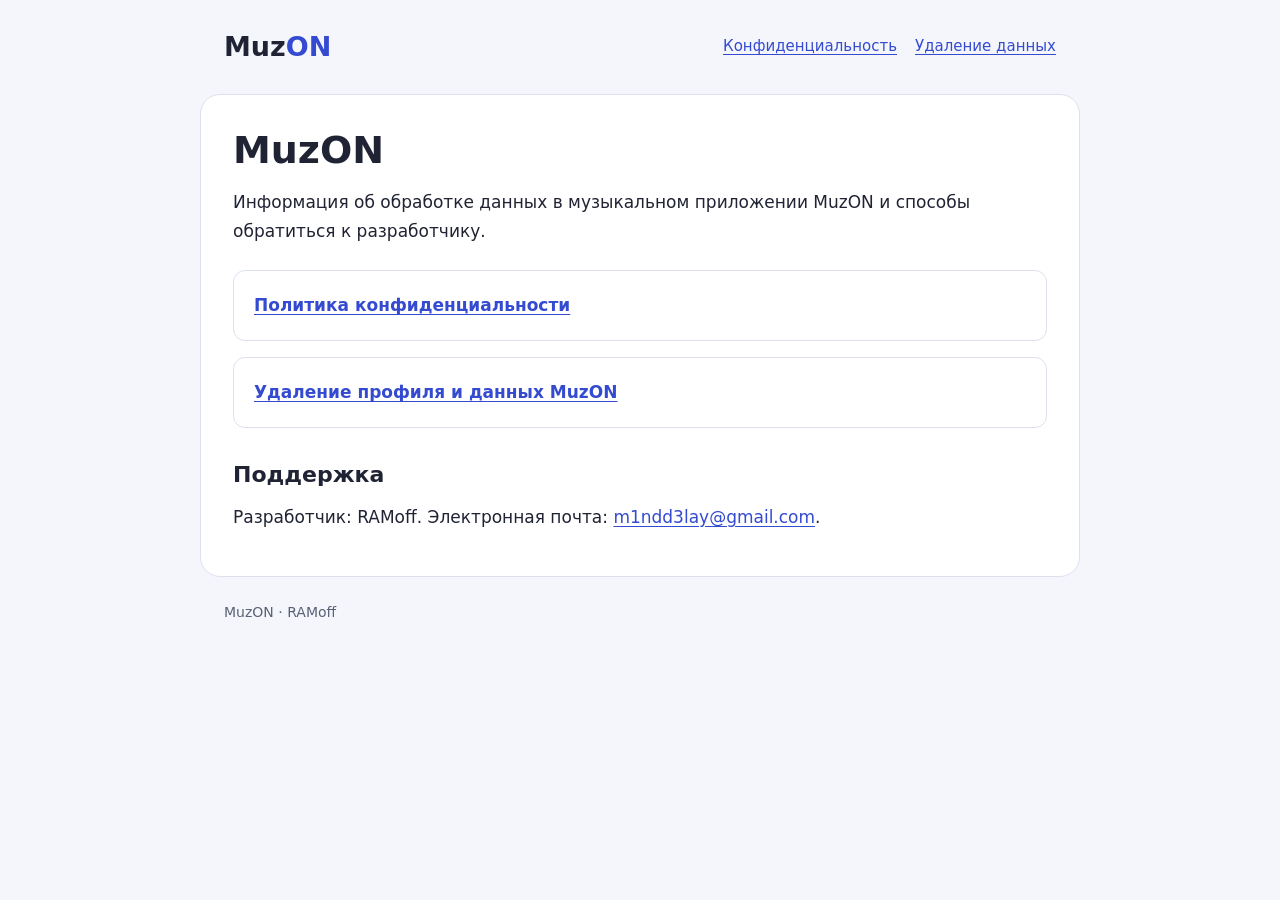
<file: index.html>
<!doctype html>
<html lang="ru">
<head>
  <meta charset="utf-8">
  <meta name="viewport" content="width=device-width, initial-scale=1">
  <meta name="referrer" content="no-referrer">
  <title>MuzON — конфиденциальность и поддержка</title>
  <meta name="description" content="Политика конфиденциальности MuzON, запрос удаления данных и контакты поддержки.">
  <link rel="stylesheet" href="styles.css">
</head>
<body>
  <header><a class="brand" href="index.html">Muz<span>ON</span></a><nav aria-label="Документы"><a href="privacy-policy.html">Конфиденциальность</a><a href="delete-account.html">Удаление данных</a></nav></header>
  <main>
    <h1>MuzON</h1>
    <p>Информация об обработке данных в музыкальном приложении MuzON и способы обратиться к разработчику.</p>
    <div class="cards">
      <a href="privacy-policy.html">Политика конфиденциальности</a>
      <a href="delete-account.html">Удаление профиля и данных MuzON</a>
    </div>
    <h2>Поддержка</h2>
    <p>Разработчик: RAMoff. Электронная почта: <a href="mailto:m1ndd3lay@gmail.com">m1ndd3lay@gmail.com</a>.</p>
  </main>
  <footer>MuzON · RAMoff</footer>
</body>
</html>
</file>
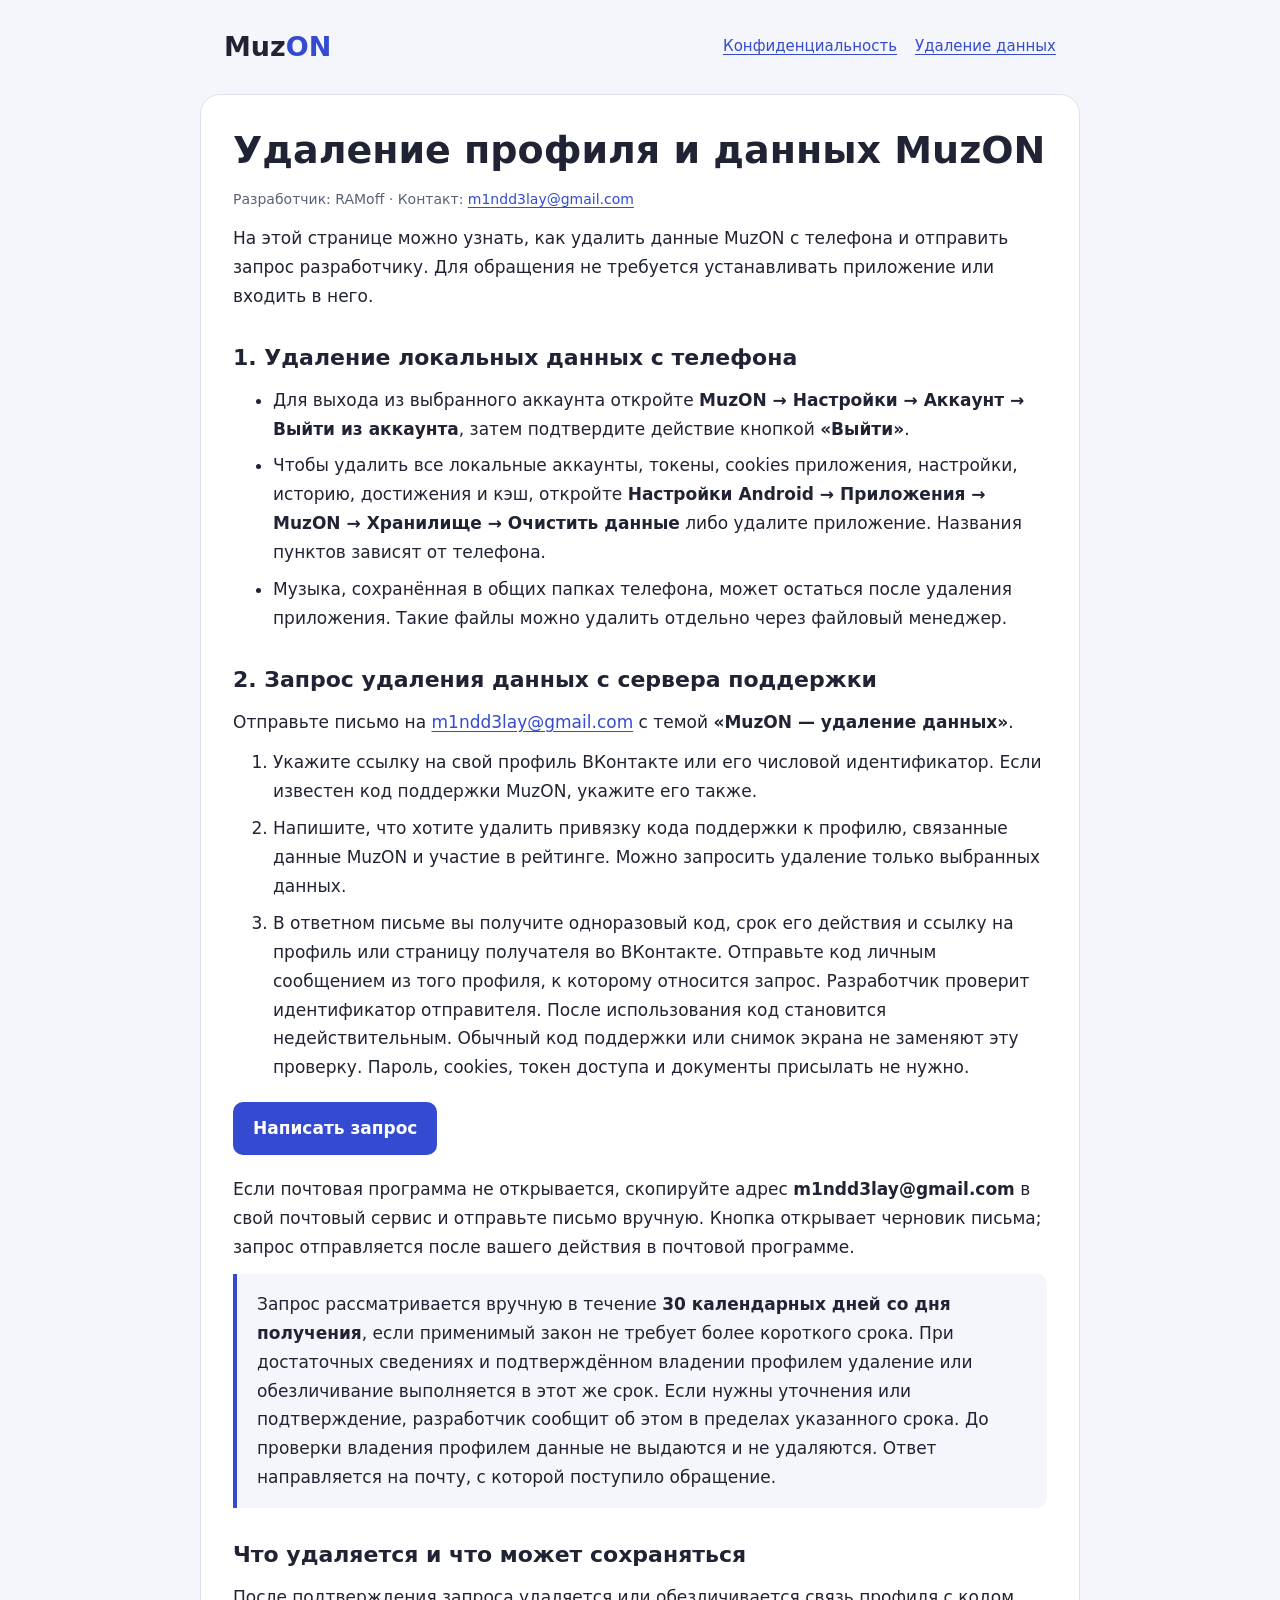
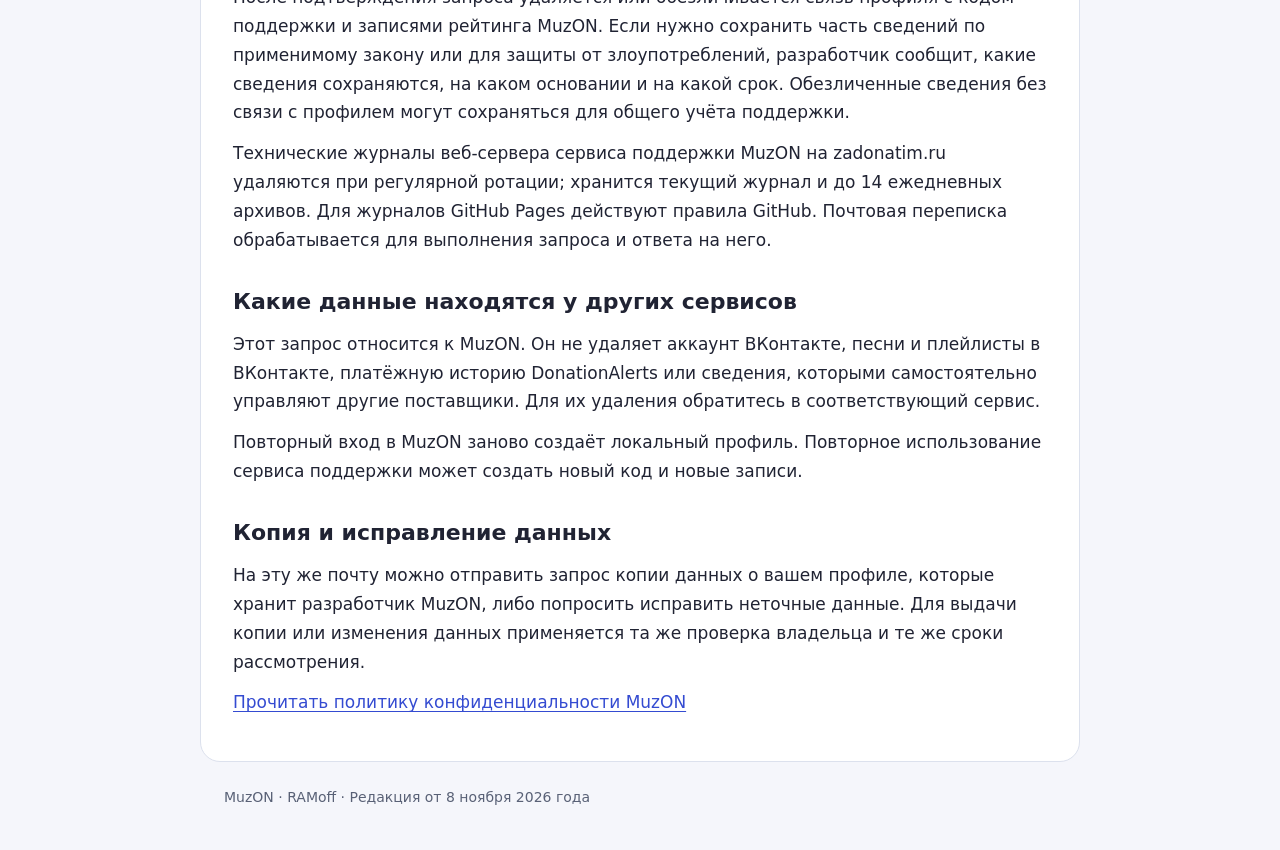
<file: delete-account.html>
<!doctype html>
<html lang="ru">
<head>
  <meta charset="utf-8">
  <meta name="viewport" content="width=device-width, initial-scale=1">
  <meta name="referrer" content="no-referrer">
  <title>MuzON — удаление профиля и данных</title>
  <meta name="description" content="Как удалить локальные данные MuzON и запросить удаление данных сервиса поддержки автора.">
  <link rel="stylesheet" href="styles.css">
</head>
<body>
  <header><a class="brand" href="index.html">Muz<span>ON</span></a><nav aria-label="Документы"><a href="privacy-policy.html">Конфиденциальность</a><a href="delete-account.html" aria-current="page">Удаление данных</a></nav></header>
  <main>
    <h1>Удаление профиля и данных MuzON</h1>
    <p class="meta">Разработчик: RAMoff · Контакт: <a href="mailto:m1ndd3lay@gmail.com">m1ndd3lay@gmail.com</a></p>
    <p>На этой странице можно узнать, как удалить данные MuzON с телефона и отправить запрос разработчику. Для обращения не требуется устанавливать приложение или входить в него.</p>

    <h2>1. Удаление локальных данных с телефона</h2>
    <ul>
      <li>Для выхода из выбранного аккаунта откройте <strong>MuzON → Настройки → Аккаунт → Выйти из аккаунта</strong>, затем подтвердите действие кнопкой <strong>«Выйти»</strong>.</li>
      <li>Чтобы удалить все локальные аккаунты, токены, cookies приложения, настройки, историю, достижения и кэш, откройте <strong>Настройки Android → Приложения → MuzON → Хранилище → Очистить данные</strong> либо удалите приложение. Названия пунктов зависят от телефона.</li>
      <li>Музыка, сохранённая в общих папках телефона, может остаться после удаления приложения. Такие файлы можно удалить отдельно через файловый менеджер.</li>
    </ul>

    <h2>2. Запрос удаления данных с сервера поддержки</h2>
    <p>Отправьте письмо на <a href="mailto:m1ndd3lay@gmail.com?subject=MuzON%20%E2%80%94%20%D1%83%D0%B4%D0%B0%D0%BB%D0%B5%D0%BD%D0%B8%D0%B5%20%D0%B4%D0%B0%D0%BD%D0%BD%D1%8B%D1%85">m1ndd3lay@gmail.com</a> с темой <strong>«MuzON — удаление данных»</strong>.</p>
    <ol>
      <li>Укажите ссылку на свой профиль ВКонтакте или его числовой идентификатор. Если известен код поддержки MuzON, укажите его также.</li>
      <li>Напишите, что хотите удалить привязку кода поддержки к профилю, связанные данные MuzON и участие в рейтинге. Можно запросить удаление только выбранных данных.</li>
      <li>В ответном письме вы получите одноразовый код, срок его действия и ссылку на профиль или страницу получателя во ВКонтакте. Отправьте код личным сообщением из того профиля, к которому относится запрос. Разработчик проверит идентификатор отправителя. После использования код становится недействительным. Обычный код поддержки или снимок экрана не заменяют эту проверку. Пароль, cookies, токен доступа и документы присылать не нужно.</li>
    </ol>
    <p><a class="button" href="mailto:m1ndd3lay@gmail.com?subject=MuzON%20%E2%80%94%20%D1%83%D0%B4%D0%B0%D0%BB%D0%B5%D0%BD%D0%B8%D0%B5%20%D0%B4%D0%B0%D0%BD%D0%BD%D1%8B%D1%85">Написать запрос</a></p>
    <p>Если почтовая программа не открывается, скопируйте адрес <strong>m1ndd3lay@gmail.com</strong> в свой почтовый сервис и отправьте письмо вручную. Кнопка открывает черновик письма; запрос отправляется после вашего действия в почтовой программе.</p>
    <p class="notice">Запрос рассматривается вручную в течение <strong>30 календарных дней со дня получения</strong>, если применимый закон не требует более короткого срока. При достаточных сведениях и подтверждённом владении профилем удаление или обезличивание выполняется в этот же срок. Если нужны уточнения или подтверждение, разработчик сообщит об этом в пределах указанного срока. До проверки владения профилем данные не выдаются и не удаляются. Ответ направляется на почту, с которой поступило обращение.</p>

    <h2>Что удаляется и что может сохраняться</h2>
    <p>После подтверждения запроса удаляется или обезличивается связь профиля с кодом поддержки и записями рейтинга MuzON. Если нужно сохранить часть сведений по применимому закону или для защиты от злоупотреблений, разработчик сообщит, какие сведения сохраняются, на каком основании и на какой срок. Обезличенные сведения без связи с профилем могут сохраняться для общего учёта поддержки.</p>
    <p>Технические журналы веб-сервера сервиса поддержки MuzON на zadonatim.ru удаляются при регулярной ротации; хранится текущий журнал и до 14 ежедневных архивов. Для журналов GitHub Pages действуют правила GitHub. Почтовая переписка обрабатывается для выполнения запроса и ответа на него.</p>

    <h2>Какие данные находятся у других сервисов</h2>
    <p>Этот запрос относится к MuzON. Он не удаляет аккаунт ВКонтакте, песни и плейлисты в ВКонтакте, платёжную историю DonationAlerts или сведения, которыми самостоятельно управляют другие поставщики. Для их удаления обратитесь в соответствующий сервис.</p>
    <p>Повторный вход в MuzON заново создаёт локальный профиль. Повторное использование сервиса поддержки может создать новый код и новые записи.</p>
    <h2>Копия и исправление данных</h2>
    <p>На эту же почту можно отправить запрос копии данных о вашем профиле, которые хранит разработчик MuzON, либо попросить исправить неточные данные. Для выдачи копии или изменения данных применяется та же проверка владельца и те же сроки рассмотрения.</p>
    <p><a href="privacy-policy.html">Прочитать политику конфиденциальности MuzON</a></p>
  </main>
  <footer>MuzON · RAMoff · Редакция от 8 ноября 2026 года</footer>
</body>
</html>
</file>
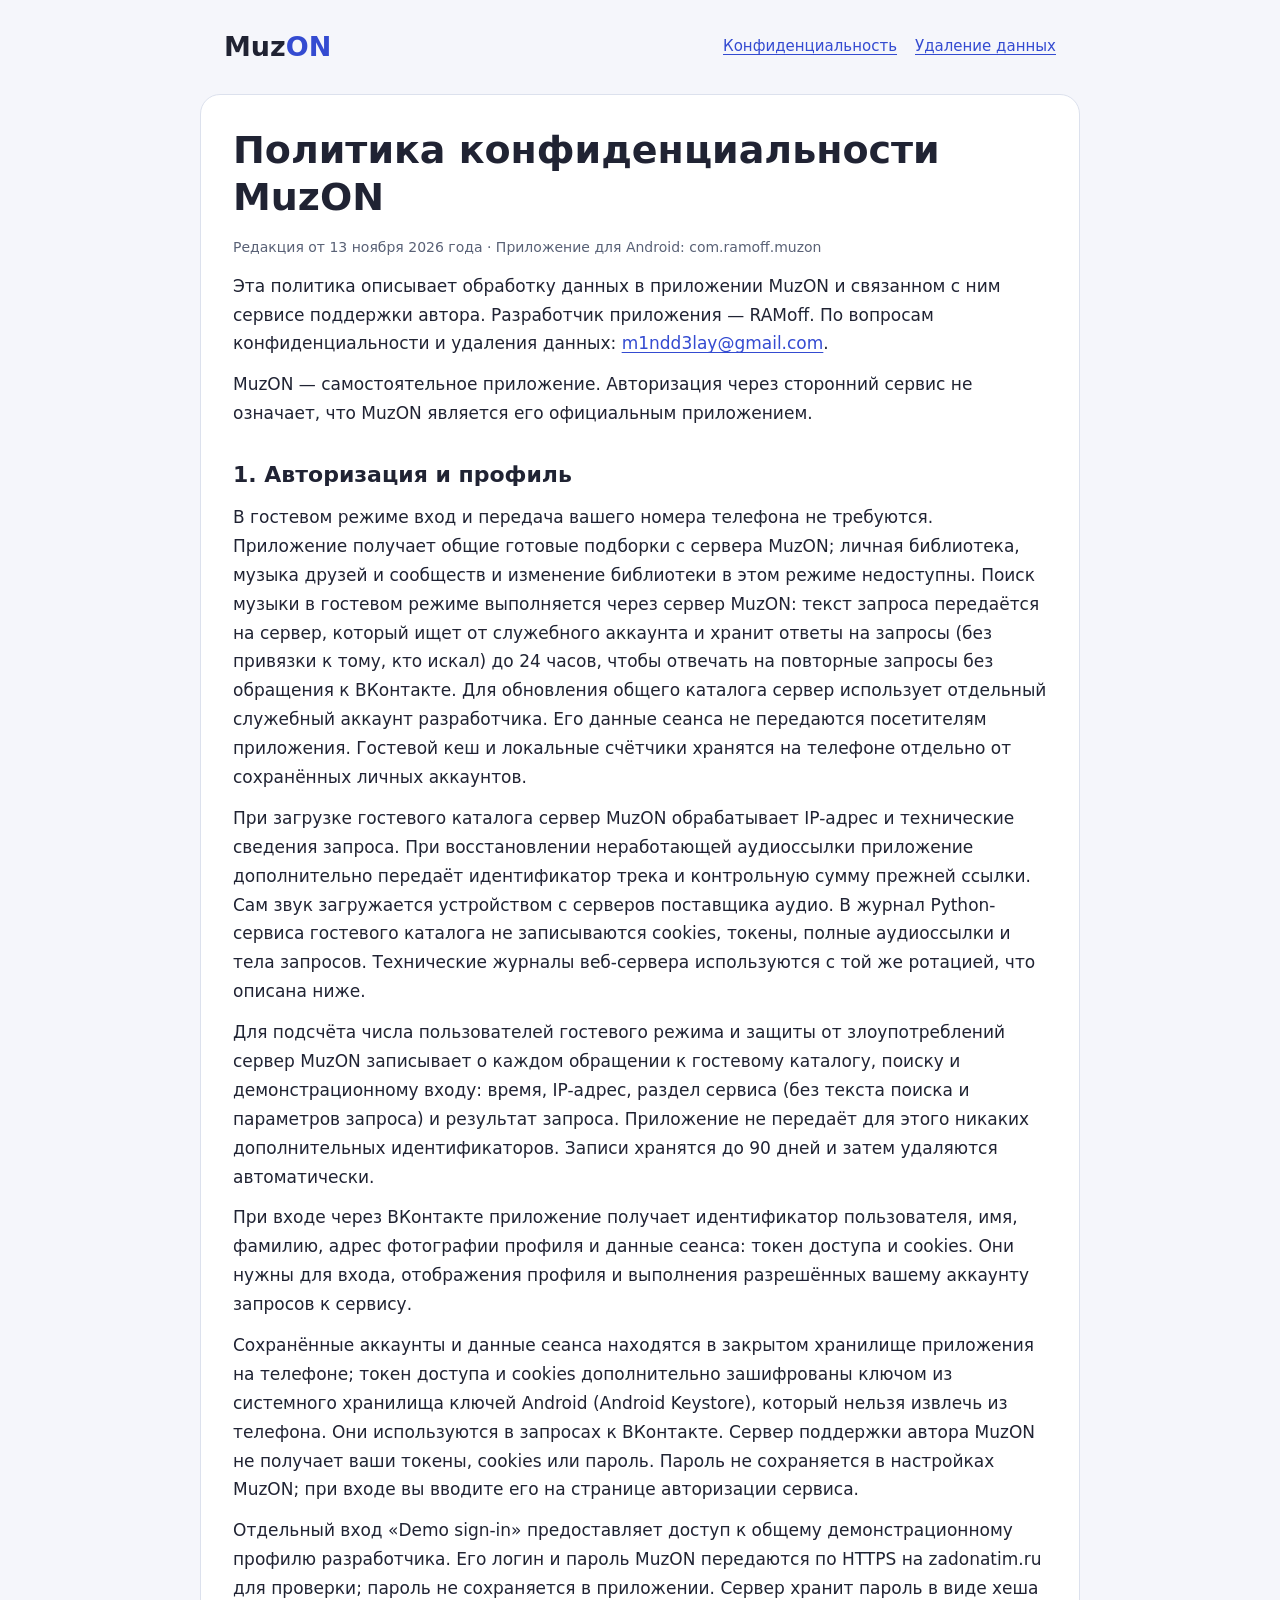
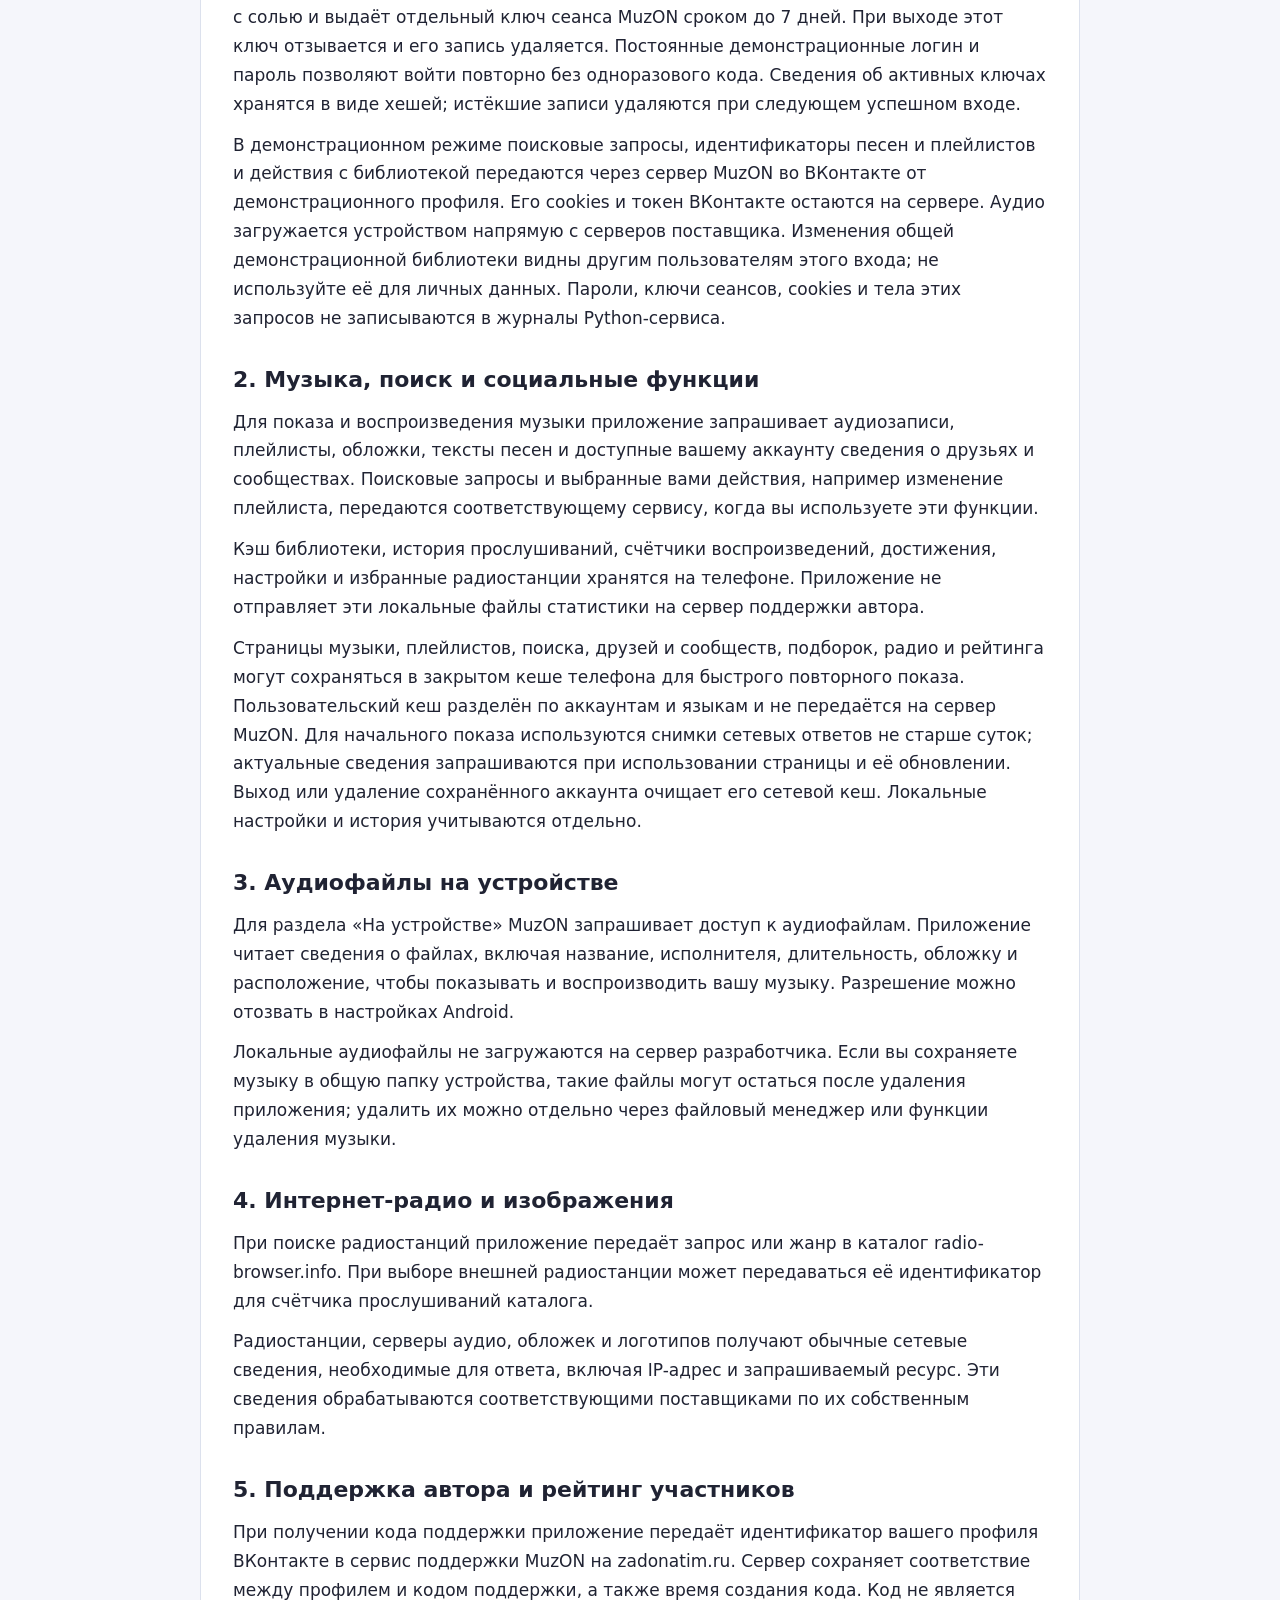
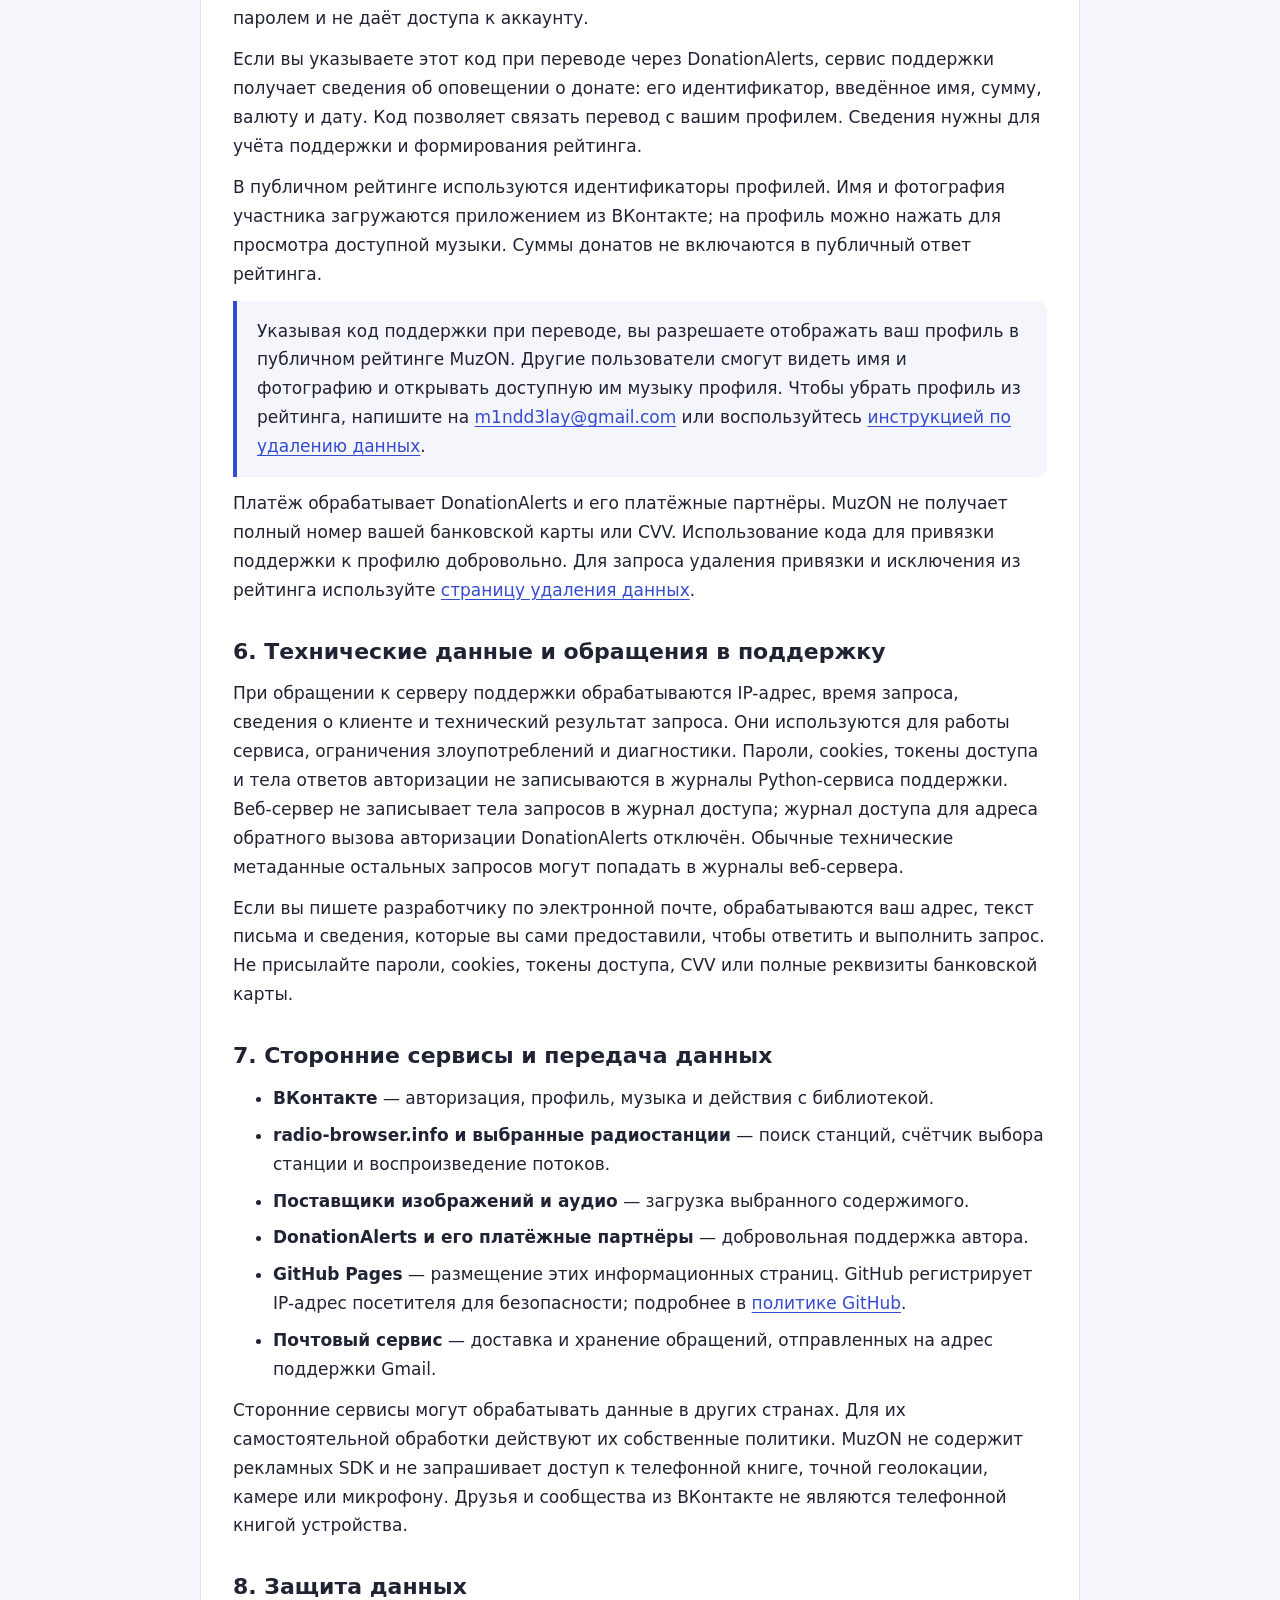
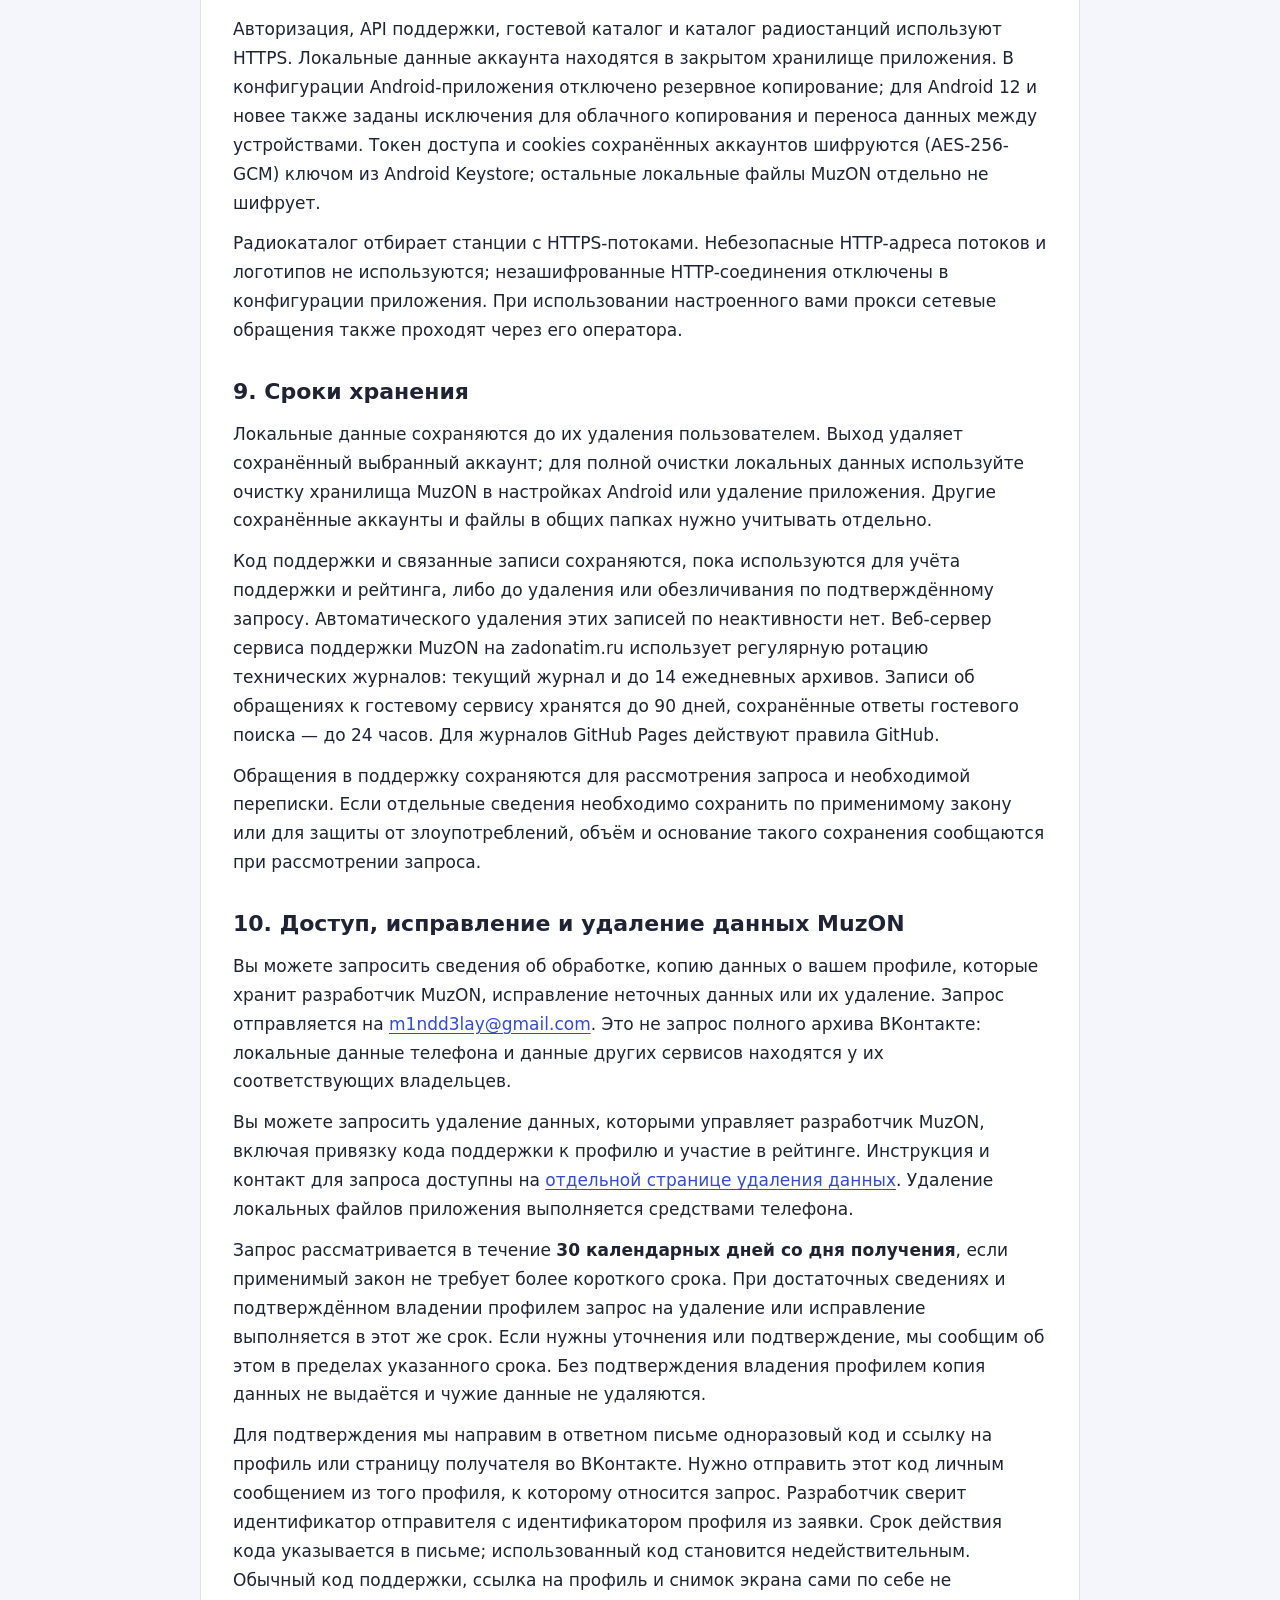
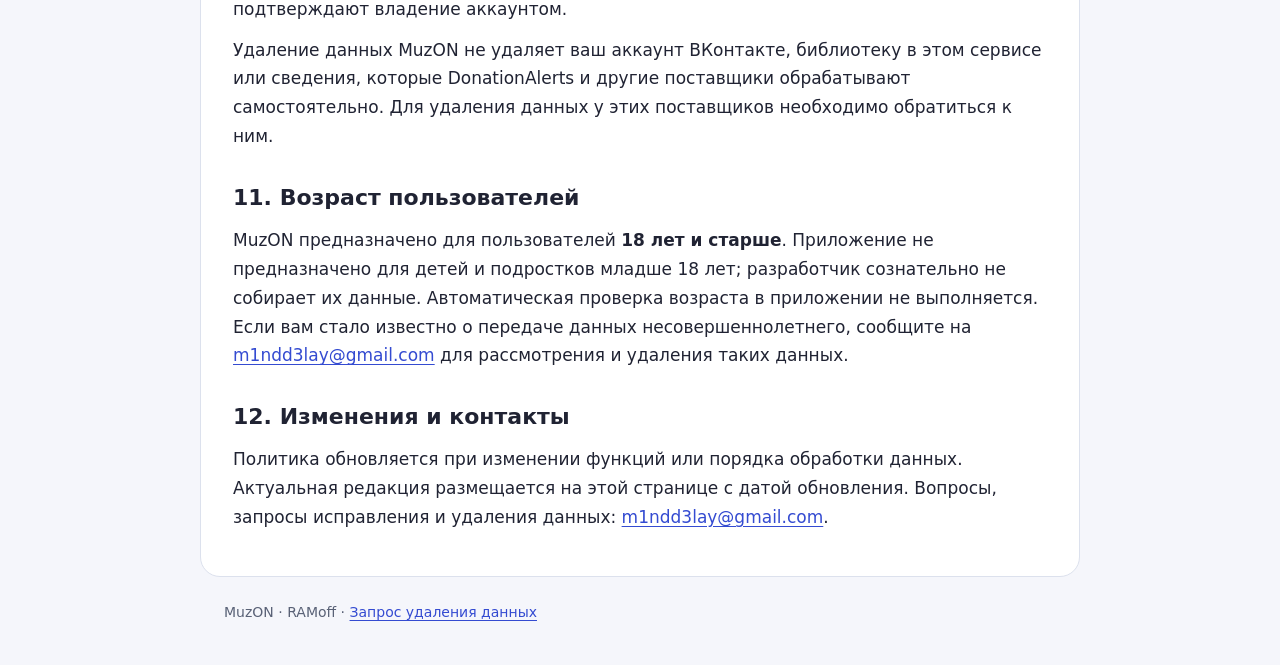
<file: privacy-policy.html>
<!doctype html>
<html lang="ru">
<head>
  <meta charset="utf-8">
  <meta name="viewport" content="width=device-width, initial-scale=1">
  <meta name="referrer" content="no-referrer">
  <title>Политика конфиденциальности MuzON</title>
  <meta name="description" content="Какие данные использует MuzON, где они хранятся, кому передаются и как запросить их удаление.">
  <link rel="stylesheet" href="styles.css">
</head>
<body>
  <header><a class="brand" href="index.html">Muz<span>ON</span></a><nav aria-label="Документы"><a href="privacy-policy.html" aria-current="page">Конфиденциальность</a><a href="delete-account.html">Удаление данных</a></nav></header>
  <main>
    <h1>Политика конфиденциальности MuzON</h1>
    <p class="meta">Редакция от 13 ноября 2026 года · Приложение для Android: com.ramoff.muzon</p>
    <p>Эта политика описывает обработку данных в приложении MuzON и связанном с ним сервисе поддержки автора. Разработчик приложения — RAMoff. По вопросам конфиденциальности и удаления данных: <a href="mailto:m1ndd3lay@gmail.com">m1ndd3lay@gmail.com</a>.</p>
    <p>MuzON — самостоятельное приложение. Авторизация через сторонний сервис не означает, что MuzON является его официальным приложением.</p>

    <h2>1. Авторизация и профиль</h2>
    <p>В гостевом режиме вход и передача вашего номера телефона не требуются. Приложение получает общие готовые подборки с сервера MuzON; личная библиотека, музыка друзей и сообществ и изменение библиотеки в этом режиме недоступны. Поиск музыки в гостевом режиме выполняется через сервер MuzON: текст запроса передаётся на сервер, который ищет от служебного аккаунта и хранит ответы на запросы (без привязки к тому, кто искал) до 24 часов, чтобы отвечать на повторные запросы без обращения к ВКонтакте. Для обновления общего каталога сервер использует отдельный служебный аккаунт разработчика. Его данные сеанса не передаются посетителям приложения. Гостевой кеш и локальные счётчики хранятся на телефоне отдельно от сохранённых личных аккаунтов.</p>
    <p>При загрузке гостевого каталога сервер MuzON обрабатывает IP-адрес и технические сведения запроса. При восстановлении неработающей аудиоссылки приложение дополнительно передаёт идентификатор трека и контрольную сумму прежней ссылки. Сам звук загружается устройством с серверов поставщика аудио. В журнал Python-сервиса гостевого каталога не записываются cookies, токены, полные аудиоссылки и тела запросов. Технические журналы веб-сервера используются с той же ротацией, что описана ниже.</p>
    <p>Для подсчёта числа пользователей гостевого режима и защиты от злоупотреблений сервер MuzON записывает о каждом обращении к гостевому каталогу, поиску и демонстрационному входу: время, IP-адрес, раздел сервиса (без текста поиска и параметров запроса) и результат запроса. Приложение не передаёт для этого никаких дополнительных идентификаторов. Записи хранятся до 90 дней и затем удаляются автоматически.</p>
    <p>При входе через ВКонтакте приложение получает идентификатор пользователя, имя, фамилию, адрес фотографии профиля и данные сеанса: токен доступа и cookies. Они нужны для входа, отображения профиля и выполнения разрешённых вашему аккаунту запросов к сервису.</p>
    <p>Сохранённые аккаунты и данные сеанса находятся в закрытом хранилище приложения на телефоне; токен доступа и cookies дополнительно зашифрованы ключом из системного хранилища ключей Android (Android Keystore), который нельзя извлечь из телефона. Они используются в запросах к ВКонтакте. Сервер поддержки автора MuzON не получает ваши токены, cookies или пароль. Пароль не сохраняется в настройках MuzON; при входе вы вводите его на странице авторизации сервиса.</p>
    <p>Отдельный вход «Demo sign-in» предоставляет доступ к общему демонстрационному профилю разработчика. Его логин и пароль MuzON передаются по HTTPS на zadonatim.ru для проверки; пароль не сохраняется в приложении. Сервер хранит пароль в виде хеша с солью и выдаёт отдельный ключ сеанса MuzON сроком до 7 дней. При выходе этот ключ отзывается и его запись удаляется. Постоянные демонстрационные логин и пароль позволяют войти повторно без одноразового кода. Сведения об активных ключах хранятся в виде хешей; истёкшие записи удаляются при следующем успешном входе.</p>
    <p>В демонстрационном режиме поисковые запросы, идентификаторы песен и плейлистов и действия с библиотекой передаются через сервер MuzON во ВКонтакте от демонстрационного профиля. Его cookies и токен ВКонтакте остаются на сервере. Аудио загружается устройством напрямую с серверов поставщика. Изменения общей демонстрационной библиотеки видны другим пользователям этого входа; не используйте её для личных данных. Пароли, ключи сеансов, cookies и тела этих запросов не записываются в журналы Python-сервиса.</p>

    <h2>2. Музыка, поиск и социальные функции</h2>
    <p>Для показа и воспроизведения музыки приложение запрашивает аудиозаписи, плейлисты, обложки, тексты песен и доступные вашему аккаунту сведения о друзьях и сообществах. Поисковые запросы и выбранные вами действия, например изменение плейлиста, передаются соответствующему сервису, когда вы используете эти функции.</p>
    <p>Кэш библиотеки, история прослушиваний, счётчики воспроизведений, достижения, настройки и избранные радиостанции хранятся на телефоне. Приложение не отправляет эти локальные файлы статистики на сервер поддержки автора.</p>
    <p>Страницы музыки, плейлистов, поиска, друзей и сообществ, подборок, радио и рейтинга могут сохраняться в закрытом кеше телефона для быстрого повторного показа. Пользовательский кеш разделён по аккаунтам и языкам и не передаётся на сервер MuzON. Для начального показа используются снимки сетевых ответов не старше суток; актуальные сведения запрашиваются при использовании страницы и её обновлении. Выход или удаление сохранённого аккаунта очищает его сетевой кеш. Локальные настройки и история учитываются отдельно.</p>

    <h2>3. Аудиофайлы на устройстве</h2>
    <p>Для раздела «На устройстве» MuzON запрашивает доступ к аудиофайлам. Приложение читает сведения о файлах, включая название, исполнителя, длительность, обложку и расположение, чтобы показывать и воспроизводить вашу музыку. Разрешение можно отозвать в настройках Android.</p>
    <p>Локальные аудиофайлы не загружаются на сервер разработчика. Если вы сохраняете музыку в общую папку устройства, такие файлы могут остаться после удаления приложения; удалить их можно отдельно через файловый менеджер или функции удаления музыки.</p>

    <h2>4. Интернет-радио и изображения</h2>
    <p>При поиске радиостанций приложение передаёт запрос или жанр в каталог radio-browser.info. При выборе внешней радиостанции может передаваться её идентификатор для счётчика прослушиваний каталога.</p>
    <p>Радиостанции, серверы аудио, обложек и логотипов получают обычные сетевые сведения, необходимые для ответа, включая IP-адрес и запрашиваемый ресурс. Эти сведения обрабатываются соответствующими поставщиками по их собственным правилам.</p>

    <h2>5. Поддержка автора и рейтинг участников</h2>
    <p>При получении кода поддержки приложение передаёт идентификатор вашего профиля ВКонтакте в сервис поддержки MuzON на zadonatim.ru. Сервер сохраняет соответствие между профилем и кодом поддержки, а также время создания кода. Код не является паролем и не даёт доступа к аккаунту.</p>
    <p>Если вы указываете этот код при переводе через DonationAlerts, сервис поддержки получает сведения об оповещении о донате: его идентификатор, введённое имя, сумму, валюту и дату. Код позволяет связать перевод с вашим профилем. Сведения нужны для учёта поддержки и формирования рейтинга.</p>
    <p>В публичном рейтинге используются идентификаторы профилей. Имя и фотография участника загружаются приложением из ВКонтакте; на профиль можно нажать для просмотра доступной музыки. Суммы донатов не включаются в публичный ответ рейтинга.</p>
    <p class="notice">Указывая код поддержки при переводе, вы разрешаете отображать ваш профиль в публичном рейтинге MuzON. Другие пользователи смогут видеть имя и фотографию и открывать доступную им музыку профиля. Чтобы убрать профиль из рейтинга, напишите на <a href="mailto:m1ndd3lay@gmail.com">m1ndd3lay@gmail.com</a> или воспользуйтесь <a href="delete-account.html">инструкцией по удалению данных</a>.</p>
    <p>Платёж обрабатывает DonationAlerts и его платёжные партнёры. MuzON не получает полный номер вашей банковской карты или CVV. Использование кода для привязки поддержки к профилю добровольно. Для запроса удаления привязки и исключения из рейтинга используйте <a href="delete-account.html">страницу удаления данных</a>.</p>

    <h2>6. Технические данные и обращения в поддержку</h2>
    <p>При обращении к серверу поддержки обрабатываются IP-адрес, время запроса, сведения о клиенте и технический результат запроса. Они используются для работы сервиса, ограничения злоупотреблений и диагностики. Пароли, cookies, токены доступа и тела ответов авторизации не записываются в журналы Python-сервиса поддержки. Веб-сервер не записывает тела запросов в журнал доступа; журнал доступа для адреса обратного вызова авторизации DonationAlerts отключён. Обычные технические метаданные остальных запросов могут попадать в журналы веб-сервера.</p>
    <p>Если вы пишете разработчику по электронной почте, обрабатываются ваш адрес, текст письма и сведения, которые вы сами предоставили, чтобы ответить и выполнить запрос. Не присылайте пароли, cookies, токены доступа, CVV или полные реквизиты банковской карты.</p>

    <h2>7. Сторонние сервисы и передача данных</h2>
    <ul>
      <li><strong>ВКонтакте</strong> — авторизация, профиль, музыка и действия с библиотекой.</li>
      <li><strong>radio-browser.info и выбранные радиостанции</strong> — поиск станций, счётчик выбора станции и воспроизведение потоков.</li>
      <li><strong>Поставщики изображений и аудио</strong> — загрузка выбранного содержимого.</li>
      <li><strong>DonationAlerts и его платёжные партнёры</strong> — добровольная поддержка автора.</li>
      <li><strong>GitHub Pages</strong> — размещение этих информационных страниц. GitHub регистрирует IP-адрес посетителя для безопасности; подробнее в <a href="https://docs.github.com/en/site-policy/privacy-policies/github-general-privacy-statement" rel="noreferrer">политике GitHub</a>.</li>
      <li><strong>Почтовый сервис</strong> — доставка и хранение обращений, отправленных на адрес поддержки Gmail.</li>
    </ul>
    <p>Сторонние сервисы могут обрабатывать данные в других странах. Для их самостоятельной обработки действуют их собственные политики. MuzON не содержит рекламных SDK и не запрашивает доступ к телефонной книге, точной геолокации, камере или микрофону. Друзья и сообщества из ВКонтакте не являются телефонной книгой устройства.</p>

    <h2>8. Защита данных</h2>
    <p>Авторизация, API поддержки, гостевой каталог и каталог радиостанций используют HTTPS. Локальные данные аккаунта находятся в закрытом хранилище приложения. В конфигурации Android-приложения отключено резервное копирование; для Android 12 и новее также заданы исключения для облачного копирования и переноса данных между устройствами. Токен доступа и cookies сохранённых аккаунтов шифруются (AES-256-GCM) ключом из Android Keystore; остальные локальные файлы MuzON отдельно не шифрует.</p>
    <p>Радиокаталог отбирает станции с HTTPS-потоками. Небезопасные HTTP-адреса потоков и логотипов не используются; незашифрованные HTTP-соединения отключены в конфигурации приложения. При использовании настроенного вами прокси сетевые обращения также проходят через его оператора.</p>

    <h2>9. Сроки хранения</h2>
    <p>Локальные данные сохраняются до их удаления пользователем. Выход удаляет сохранённый выбранный аккаунт; для полной очистки локальных данных используйте очистку хранилища MuzON в настройках Android или удаление приложения. Другие сохранённые аккаунты и файлы в общих папках нужно учитывать отдельно.</p>
    <p>Код поддержки и связанные записи сохраняются, пока используются для учёта поддержки и рейтинга, либо до удаления или обезличивания по подтверждённому запросу. Автоматического удаления этих записей по неактивности нет. Веб-сервер сервиса поддержки MuzON на zadonatim.ru использует регулярную ротацию технических журналов: текущий журнал и до 14 ежедневных архивов. Записи об обращениях к гостевому сервису хранятся до 90 дней, сохранённые ответы гостевого поиска — до 24 часов. Для журналов GitHub Pages действуют правила GitHub.</p>
    <p>Обращения в поддержку сохраняются для рассмотрения запроса и необходимой переписки. Если отдельные сведения необходимо сохранить по применимому закону или для защиты от злоупотреблений, объём и основание такого сохранения сообщаются при рассмотрении запроса.</p>

    <h2 id="deletion">10. Доступ, исправление и удаление данных MuzON</h2>
    <p>Вы можете запросить сведения об обработке, копию данных о вашем профиле, которые хранит разработчик MuzON, исправление неточных данных или их удаление. Запрос отправляется на <a href="mailto:m1ndd3lay@gmail.com">m1ndd3lay@gmail.com</a>. Это не запрос полного архива ВКонтакте: локальные данные телефона и данные других сервисов находятся у их соответствующих владельцев.</p>
    <p>Вы можете запросить удаление данных, которыми управляет разработчик MuzON, включая привязку кода поддержки к профилю и участие в рейтинге. Инструкция и контакт для запроса доступны на <a href="delete-account.html">отдельной странице удаления данных</a>. Удаление локальных файлов приложения выполняется средствами телефона.</p>
    <p>Запрос рассматривается в течение <strong>30 календарных дней со дня получения</strong>, если применимый закон не требует более короткого срока. При достаточных сведениях и подтверждённом владении профилем запрос на удаление или исправление выполняется в этот же срок. Если нужны уточнения или подтверждение, мы сообщим об этом в пределах указанного срока. Без подтверждения владения профилем копия данных не выдаётся и чужие данные не удаляются.</p>
    <p>Для подтверждения мы направим в ответном письме одноразовый код и ссылку на профиль или страницу получателя во ВКонтакте. Нужно отправить этот код личным сообщением из того профиля, к которому относится запрос. Разработчик сверит идентификатор отправителя с идентификатором профиля из заявки. Срок действия кода указывается в письме; использованный код становится недействительным. Обычный код поддержки, ссылка на профиль и снимок экрана сами по себе не подтверждают владение аккаунтом.</p>
    <p>Удаление данных MuzON не удаляет ваш аккаунт ВКонтакте, библиотеку в этом сервисе или сведения, которые DonationAlerts и другие поставщики обрабатывают самостоятельно. Для удаления данных у этих поставщиков необходимо обратиться к ним.</p>

    <h2>11. Возраст пользователей</h2>
    <p>MuzON предназначено для пользователей <strong>18 лет и старше</strong>. Приложение не предназначено для детей и подростков младше 18 лет; разработчик сознательно не собирает их данные. Автоматическая проверка возраста в приложении не выполняется. Если вам стало известно о передаче данных несовершеннолетнего, сообщите на <a href="mailto:m1ndd3lay@gmail.com">m1ndd3lay@gmail.com</a> для рассмотрения и удаления таких данных.</p>

    <h2>12. Изменения и контакты</h2>
    <p>Политика обновляется при изменении функций или порядка обработки данных. Актуальная редакция размещается на этой странице с датой обновления. Вопросы, запросы исправления и удаления данных: <a href="mailto:m1ndd3lay@gmail.com">m1ndd3lay@gmail.com</a>.</p>
  </main>
  <footer>MuzON · RAMoff · <a href="delete-account.html">Запрос удаления данных</a></footer>
</body>
</html>
</file>
<file: styles.css>
:root { color-scheme: light dark; --bg: #f5f6fb; --card: #fff; --text: #202333; --muted: #596176; --line: #dce1ed; --accent: #344bd1; }
* { box-sizing: border-box; }
body { margin: 0; background: var(--bg); color: var(--text); font: 17px/1.7 system-ui, -apple-system, "Segoe UI", sans-serif; }
header, main, footer { max-width: 880px; margin: auto; padding: 24px; }
header { display: flex; flex-wrap: wrap; align-items: center; justify-content: space-between; gap: 16px; }
.brand { font-size: 27px; font-weight: 800; text-decoration: none; color: var(--text); }
.brand span { color: var(--accent); }
nav { display: flex; flex-wrap: wrap; gap: 18px; font-size: 15px; }
main { background: var(--card); border: 1px solid var(--line); border-radius: 20px; padding: 32px; }
h1 { font-size: clamp(27px, 5vw, 38px); line-height: 1.25; margin: 0 0 14px; }
h2 { font-size: 22px; line-height: 1.4; margin: 32px 0 10px; scroll-margin-top: 20px; }
p, ul, ol { margin: 12px 0; }
li { margin: 8px 0; }
a { color: var(--accent); overflow-wrap: anywhere; text-underline-offset: 3px; }
a:focus-visible { outline: 3px solid var(--accent); outline-offset: 4px; border-radius: 3px; }
.meta, footer { color: var(--muted); font-size: 14px; }
.notice { padding: 16px 20px; border-left: 4px solid var(--accent); background: var(--bg); border-radius: 0 10px 10px 0; }
.button { display: inline-block; padding: 12px 20px; margin: 8px 0; color: #fff; background: var(--accent); border-radius: 10px; text-decoration: none; font-weight: 650; }
.cards { display: grid; gap: 16px; margin: 24px 0; }
.cards a { display: block; padding: 20px; border: 1px solid var(--line); border-radius: 12px; font-weight: 650; }
footer { padding-bottom: 40px; }
@media (max-width: 600px) { header, footer { padding: 20px; } main { margin: 0 10px; padding: 24px 20px; } nav { gap: 12px; } }
@media (prefers-color-scheme: dark) { :root { --bg: #111323; --card: #1c2033; --text: #edf0fa; --muted: #b3bdd3; --line: #353d55; --accent: #a1b2ff; } .button { color: #111323; } }
</file>
